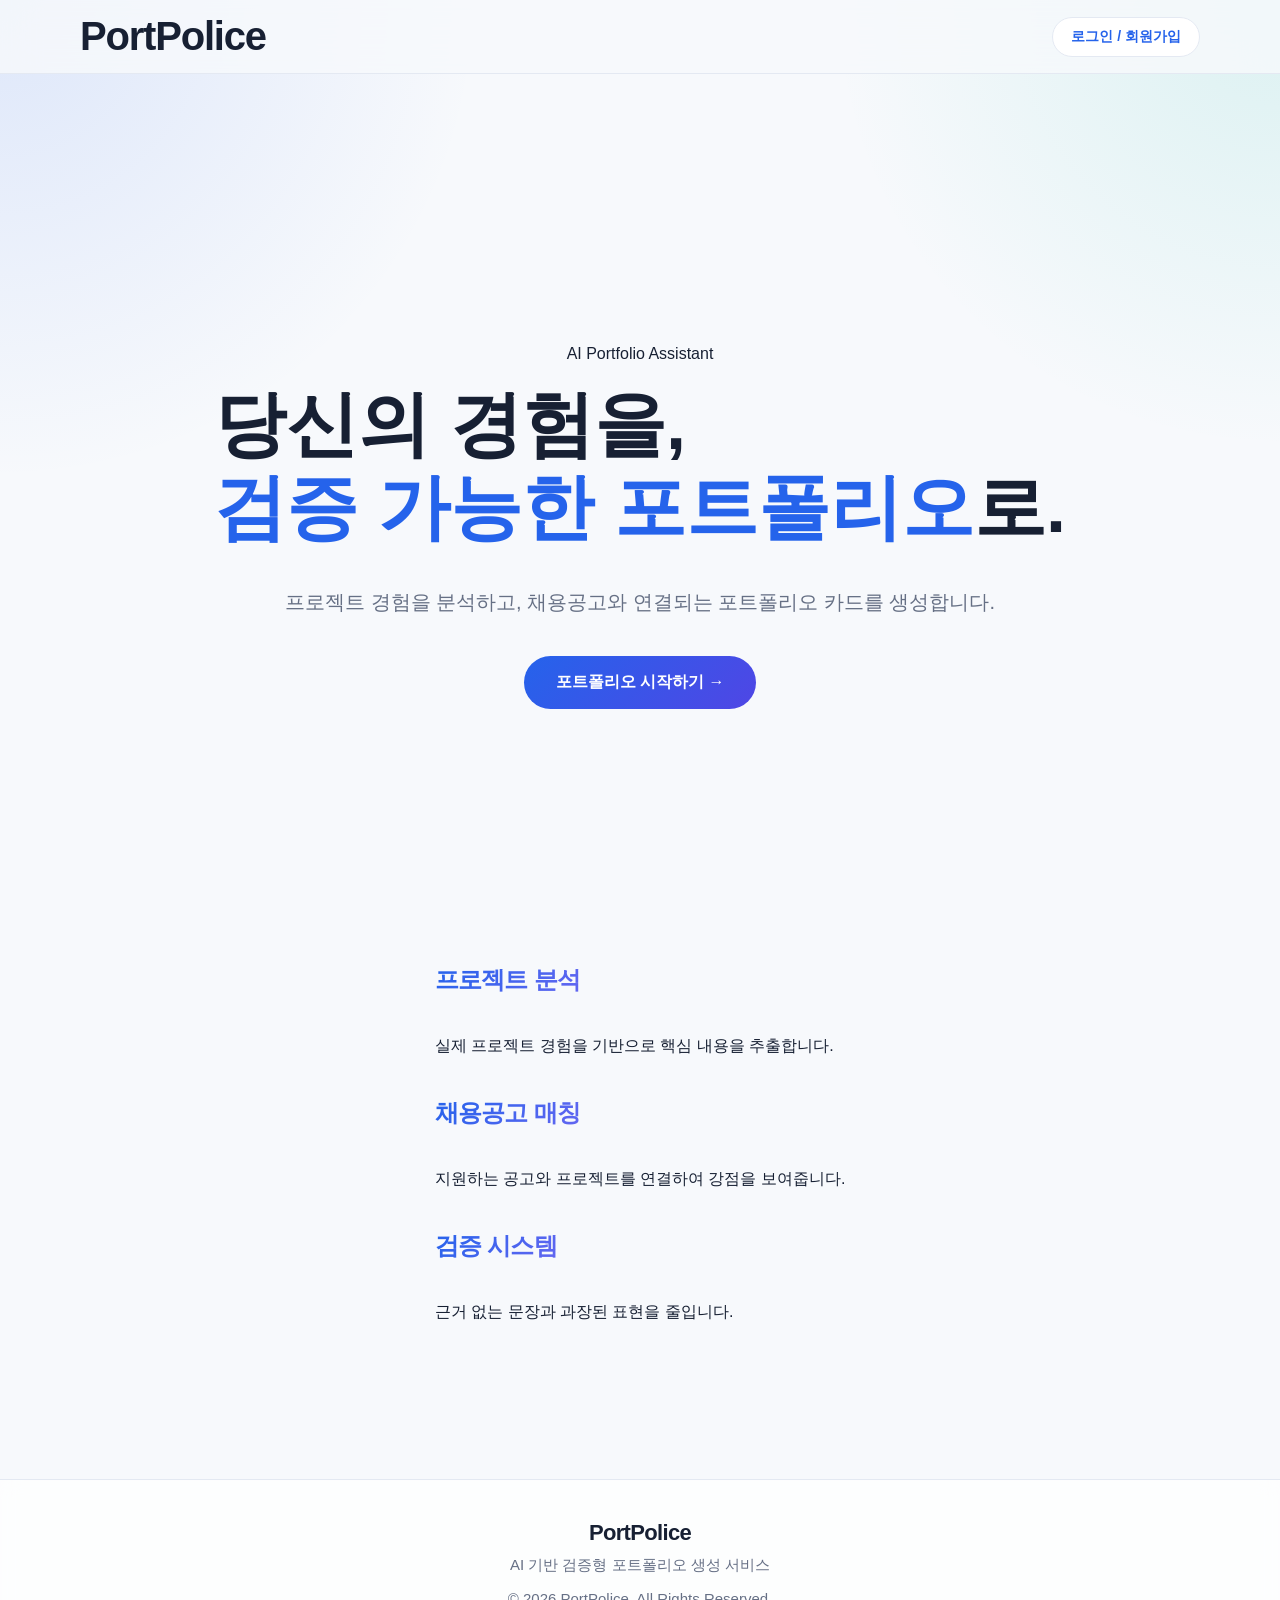
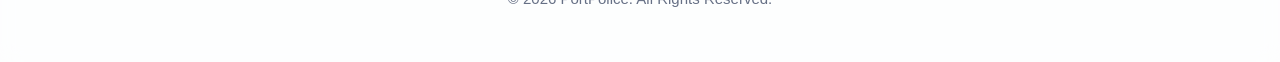
<file: index.html>
<!DOCTYPE html>
<html lang="ko">

<head>
  <meta charset="UTF-8" />
  <meta name="viewport" content="width=device-width, initial-scale=1.0" />
  <title>PortPolice</title>
  <link rel="stylesheet" href="style.css">
</head>

<body>

  <header>
    <div class="logo">
      <h1>
        <a href="index.html">PortPolice</a>
      </h1>
    </div>

    <div class="auth">
      <a href="login.html" class="login-btn">로그인 / 회원가입</a>
    </div>
  </header>

  <main class="container">

    <section class="hero">

      <span class="hero-badge">
        AI Portfolio Assistant
      </span>

      <h1>
        당신의 경험을,<br>
        <span>검증 가능한 포트폴리오</span>로.
      </h1>

      <p>
        프로젝트 경험을 분석하고,
        채용공고와 연결되는 포트폴리오 카드를 생성합니다.
      </p>

      <a href="login.html" class="hero-button">
        포트폴리오 시작하기 →
      </a>

    </section>

    <section class="feature">

      <div class="feature-card">
        <h3> 프로젝트 분석</h3>
        <p>실제 프로젝트 경험을 기반으로 핵심 내용을 추출합니다.</p>
      </div>

      <div class="feature-card">
        <h3> 채용공고 매칭</h3>
        <p>지원하는 공고와 프로젝트를 연결하여 강점을 보여줍니다.</p>
      </div>

      <div class="feature-card">
        <h3> 검증 시스템</h3>
        <p>근거 없는 문장과 과장된 표현을 줄입니다.</p>
      </div>

    </section>

  </main>

  <footer>

    <div class="footer-content">

      <h3>PortPolice</h3>

      <p>
        AI 기반 검증형 포트폴리오 생성 서비스
      </p>

      <p class="copyright">
        © 2026 PortPolice. All Rights Reserved.
      </p>

    </div>

  </footer>
  <script src="script.js"></script>
</body>

</html>
</file>
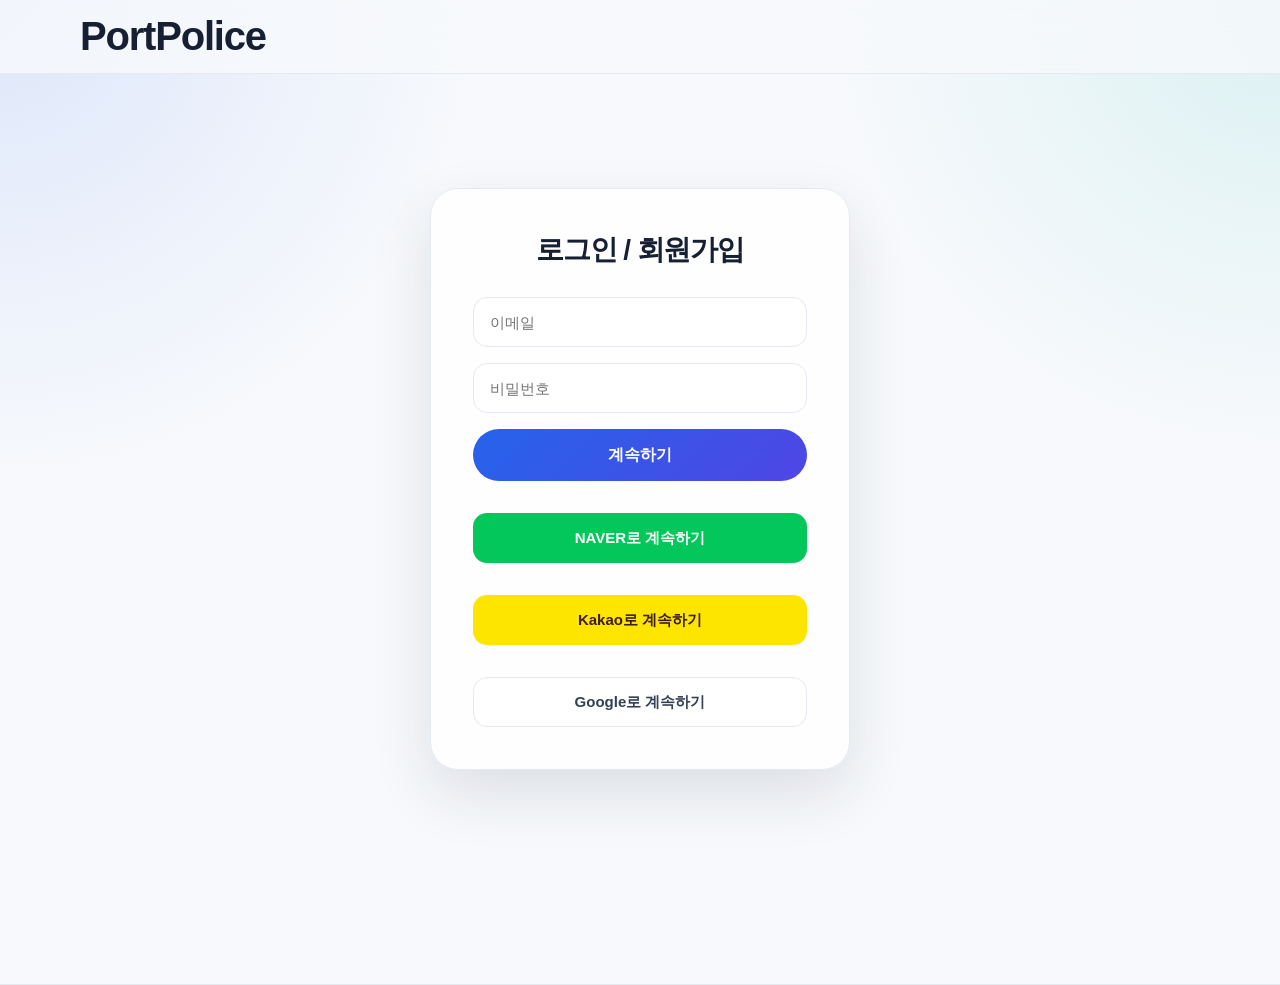
<file: login.html>
<!DOCTYPE html>
<html lang="ko">
<style>
    main.login-wrapper {
        min-height: calc(100vh - 90px);

        display: flex;
        justify-content: center;
        align-items: center;
    }
</style>

<head>
    <meta charset="UTF-8">
    <meta name="viewport" content="width=device-width, initial-scale=1.0">
    <title>PortPolice | 로그인</title>

    <link rel="stylesheet" href="style.css">
</head>

<body>

    <header>
        <div class="logo">
            <a href="index.html">PortPolice</a>
        </div>
    </header>

    <main class="login-wrapper">

        <div class="login-container">

            <h2>로그인 / 회원가입</h2>

            <input type="email" placeholder="이메일">

            <input type="password" placeholder="비밀번호">

            <button class="login-btn-main" id="continueBtn">
                계속하기
            </button>
            <div></div>

            <button class="naver-btn">NAVER로 계속하기</button>
            <div></div>
            <button class="kakao-btn">Kakao로 계속하기</button>
            <div></div>
            <button class="google-btn">Google로 계속하기</button>

        </div>

    </main>
    <footer>

    </footer>
    <script src="login.js"></script>
</body>

</html>
</file>
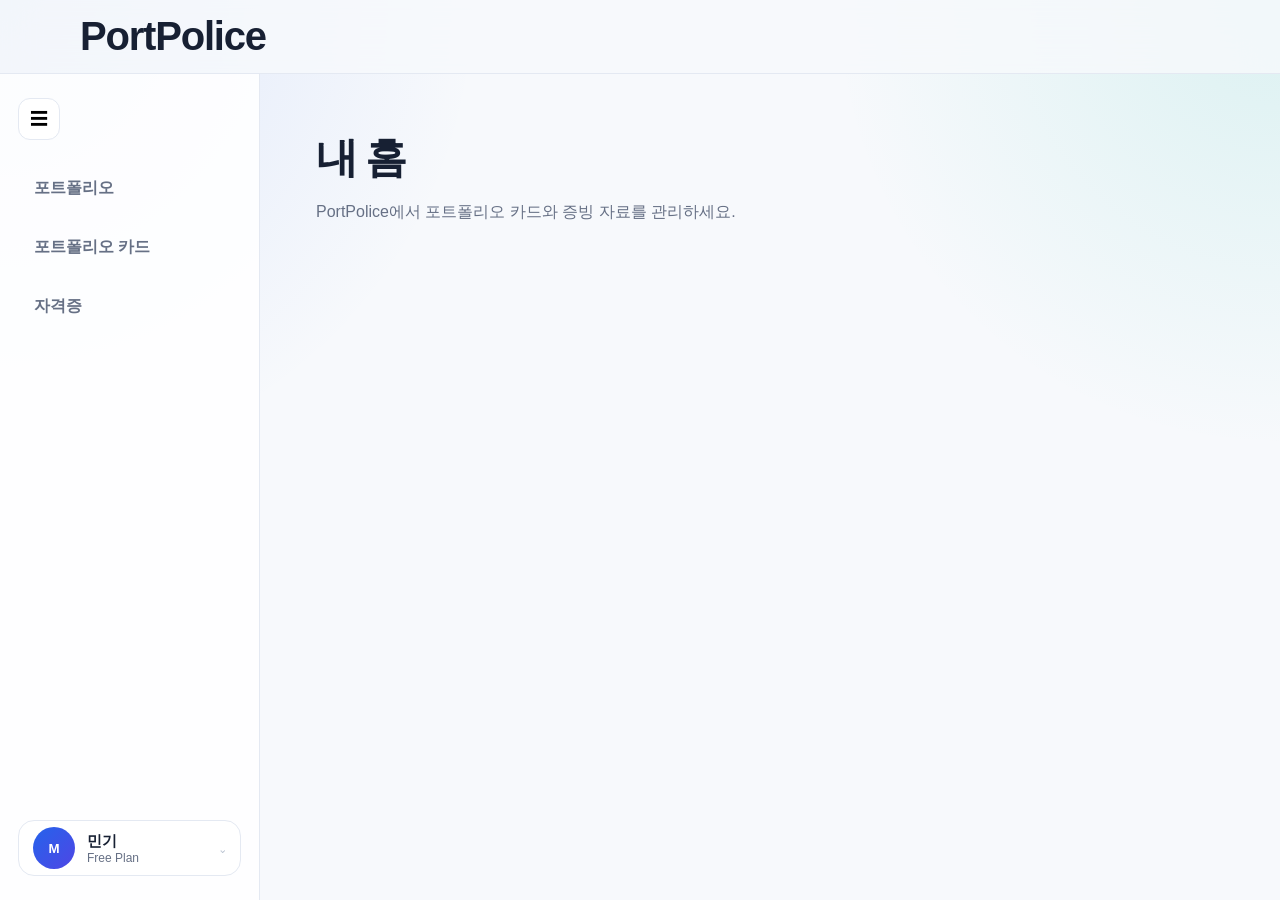
<file: myhome.html>
<!DOCTYPE html>
<html lang="ko">
<style>
    main.login-wrapper {
        min-height: calc(100vh - 90px);

        display: flex;
        justify-content: center;
        align-items: center;
    }
</style>

<head>
    <meta charset="UTF-8">
    <meta name="viewport" content="width=device-width, initial-scale=1.0">
    <title>PortPolice | 로그인</title>

    <link rel="stylesheet" href="style.css">
</head>

<body>

    <header>
        <div class="logo">
            <a href="myhome.html">PortPolice</a>
        </div>
    </header>

    <main class="home-layout">

        <aside class="sidebar" id="sidebar">
            <button class="sidebar-toggle" id="sidebarToggle" type="button">☰</button>

            <nav class="side-menu">
                <a href="#" data-section="portfolioSection"><span>포트폴리오</span></a>
                <a href="#" data-section="portfolioCardSection"><span>포트폴리오 카드</span></a>
                <a href="#" data-section="certificateSection"><span>자격증</span></a>
            </nav>

            <div class="account-box">

                <button class="account-btn" id="accountBtn" type="button">

                    <div class="account-avatar">
                        M
                    </div>

                    <div class="account-info">
                        <span class="account-name">민기</span>
                        <span class="account-plan">Free Plan</span>
                    </div>

                    <span class="account-arrow">⌄</span>

                </button>

                <div class="account-menu" id="accountMenu">
                    <a href="#">👤 내 정보</a>
                    <a href="#">⚙ 설정</a>
                    <a href="#">💳 플랜 관리</a>
                    <hr>
                    <a href="index.html">🚪 로그아웃</a>
                </div>

            </div>
        </aside>

        <section class="home-content">
            <section id="dashboardSection" class="home-section">
                <h1>내 홈</h1>
                <p>PortPolice에서 포트폴리오 카드와 증빙 자료를 관리하세요.</p>
            </section>

            <section id="portfolioCardSection" class="home-section" hidden>
                <div class="empty-state">
                    <h1>포트폴리오 카드</h1>
                    <h2>아직 생성된 포트폴리오 카드가 없습니다.</h2>
                    <p>AI 대화 내보내기 파일을 업로드하거나 프로젝트를 직접 입력하면 카드가 생성됩니다.</p>
                    <a  href="onboarding.html" class="hero-button"> 새 카드 만들기</a>
                </div>
            </section>

            <section id="portfolioSection" class="home-section" hidden>
                <h1>포트폴리오</h1>
                <p>완성된 포트폴리오를 확인하고 관리합니다.</p>
                <h2>아직 생성된 포트폴리오가 없습니다.</h2>
                <a href="onboarding.html" class="hero-button">새 포트폴리오 만들기</a>
            </section>

            <section id="certificateSection" class="home-section" hidden>
                <h1>자격증</h1>
                <p>자격증과 증빙 자료를 관리합니다.</p>
            </section>

            <section id="profileSection" class="home-section" hidden>
                <h1>내 정보</h1>
                <p>직무, 경력, 지역 등 기본 정보를 수정합니다.</p>
            </section>

            <section id="settingSection" class="home-section" hidden>
                <h1>설정</h1>
                <p>계정 및 서비스 설정을 관리합니다.</p>
            </section>
        </section>

    </main>

    <script src="myhome.js"></script>
</body>

</html>
</file>
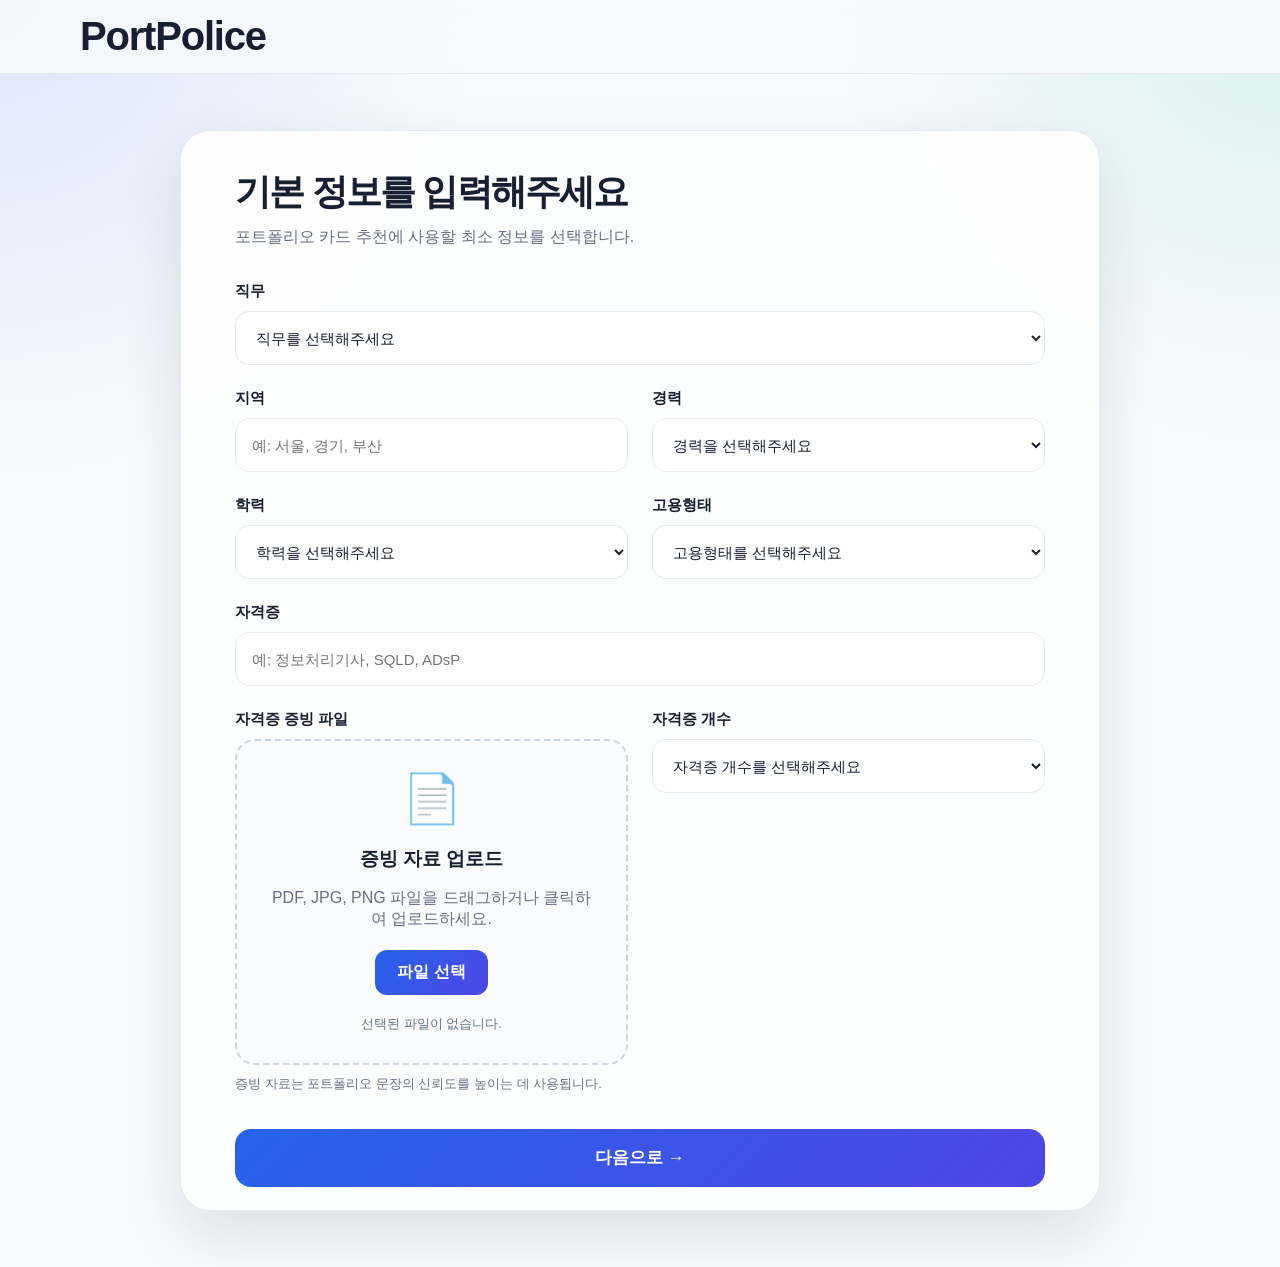
<file: onboarding.html>
<!DOCTYPE html>
<html lang="ko">

<head>
    <meta charset="UTF-8">
    <meta name="viewport" content="width=device-width, initial-scale=1.0">
    <title>PortPolice | Onboarding</title>

    <link rel="stylesheet" href="style.css">
</head>

<body>

    <header>
        <div class="logo">
            <a href="myhome.html">PortPolice</a>
        </div>
    </header>

    <main class="onboarding-main">
        <section class="onboarding-form-box">

            <div class="onboarding-title">
                <h1>기본 정보를 입력해주세요</h1>
                <p>포트폴리오 카드 추천에 사용할 최소 정보를 선택합니다.</p>
            </div>

            <form class="onboarding-form">

                <div class="form-group full">
                    <label>직무</label>
                    <select>
                        <option value="">직무를 선택해주세요</option>
                        <option value="기획·전략">기획·전략</option>
                        <option value="마케팅·홍보·조사">마케팅·홍보·조사</option>
                        <option value="회계·세무·재무">회계·세무·재무</option>
                        <option value="인사·노무·HRD">인사·노무·HRD</option>
                        <option value="총무·법무·사무">총무·법무·사무</option>
                        <option value="영업·판매·무역">영업·판매·무역</option>
                        <option value="고객상담·TM">고객상담·TM</option>
                        <option value="IT개발·데이터">IT개발·데이터</option>
                        <option value="디자인">디자인</option>
                    </select>
                </div>

                <div class="form-row">
                    <div class="form-group">
                        <label>지역</label>
                        <input type="text" placeholder="예: 서울, 경기, 부산">
                    </div>

                    <div class="form-group">
                        <label>경력</label>
                        <select>
                            <option value="">경력을 선택해주세요</option>
                            <option value="신입">신입</option>
                            <option value="인턴">인턴</option>
                            <option value="1년 미만">1년 미만</option>
                            <option value="1~3년">1~3년</option>
                            <option value="3~5년">3~5년</option>
                            <option value="5년 이상">5년 이상</option>
                        </select>
                    </div>
                </div>

                <div class="form-row">
                    <div class="form-group">
                        <label>학력</label>
                        <select>
                            <option value="">학력을 선택해주세요</option>
                            <option value="고등학교 졸업">고등학교 졸업</option>
                            <option value="전문대 재학">전문대 재학</option>
                            <option value="전문대 졸업">전문대 졸업</option>
                            <option value="대학교 재학">대학교 재학</option>
                            <option value="대학교 졸업">대학교 졸업</option>
                            <option value="석사">석사</option>
                            <option value="박사">박사</option>
                        </select>
                    </div>

                    <div class="form-group">
                        <label>고용형태</label>
                        <select>
                            <option value="">고용형태를 선택해주세요</option>
                            <option value="정규직">정규직</option>
                            <option value="계약직">계약직</option>
                            <option value="인턴">인턴</option>
                            <option value="프리랜서">프리랜서</option>
                            <option value="파트타임">파트타임</option>
                        </select>
                    </div>
                </div>

                <div class="form-group full">
                    <label>자격증</label>
                    <input type="text" placeholder="예: 정보처리기사, SQLD, ADsP">
                </div>
                <div class="form-row">
                    <div class="form-group">
                        <label>자격증 증빙 파일</label>
                        <div class="upload-box" id="certificateUpload">

                            <input type="file" id="certificateFile" accept=".pdf,.jpg,.jpeg,.png" hidden multiple>

                            <div class="upload-content">

                                <div class="upload-icon">
                                    📄
                                </div>

                                <h3>증빙 자료 업로드</h3>

                                <p>
                                    PDF, JPG, PNG 파일을 드래그하거나
                                    클릭하여 업로드하세요.
                                </p>

                                <span class="upload-button">
                                    파일 선택
                                </span>

                                <small id="fileName">
                                    선택된 파일이 없습니다.
                                </small>

                            </div>

                        </div>
                    </div>

                    <div class="form-group">
                        <label>자격증 개수</label>
                        <select id="certificateCount">
                            <option value="">자격증 개수를 선택해주세요</option>
                            <option value="0">없음</option>
                            <option value="1">1개</option>
                            <option value="2">2개</option>
                            <option value="3">3개</option>
                            <option value="4">4개</option>
                            <option value="5">5개</option>
                            <option value="6">6개</option>
                            <option value="7">7개</option>
                            <option value="8">8개</option>
                            <option value="9">9개</option>
                            <option value="10">10개 이상</option>
                        </select>
                    </div>
                </div>
                <p class="form-help">
                    증빙 자료는 포트폴리오 문장의 신뢰도를 높이는 데 사용됩니다.
                </p>

                <button type="button" class="next-btn" id="onboardingNextBtn">
                    다음으로 →
                </button>
            </form>
        </section>
    </main>
    <div class="warning-modal" id="warningModal" hidden>
        <div class="warning-card">
            <h3>아직 입력하지 않은 항목이 있습니다</h3>
            <p id="warningText"></p>
            <button type="button" id="warningCloseBtn">확인</button>
        </div>
    </div>
    <script src="onboarding.js"></script>
</body>

</html>
</file>
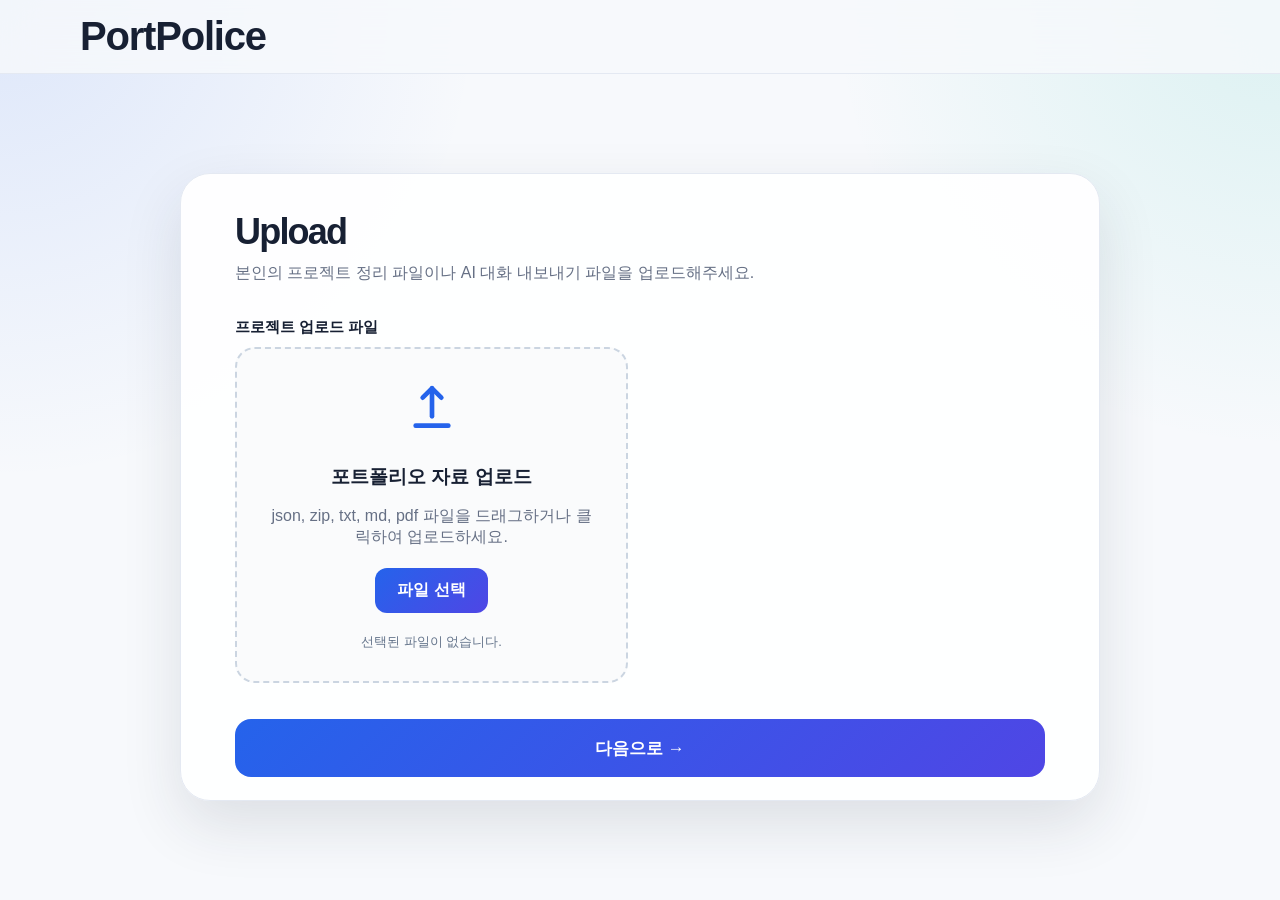
<file: project-upload.html>
<!DOCTYPE html>
<html lang="ko">

<head>
  <meta charset="UTF-8">
  <meta name="viewport" content="width=device-width, initial-scale=1.0">
  <title>PortPolice | project-upload</title>

  <link rel="stylesheet" href="style.css">
</head>

<body>

  <header>
    <div class="logo">
      <a href="myhome.html">PortPolice</a>
    </div>
  </header>

  <main class="onboarding-main">
    <section class="onboarding-form-box">
      <div class="onboarding-title">
        <h1>Upload</h1>
        <p>본인의 프로젝트 정리 파일이나 AI 대화 내보내기 파일을 업로드해주세요.</p>
      </div>

      <form class="onboarding-form">
        <div class="form-row">
          <div class="form-group">
            <label>프로젝트 업로드 파일</label>
            <div class="upload-box" id="portfolioUpload">
              <input type="file" id="portfolioFile" accept=".json,.zip,.txt,.md,.pdf" hidden multiple>
              <div class="upload-content">

                <div class="upload-icon">
                  <svg width="56" height="56" viewBox="0 0 24 24" fill="none">
                    <path d="M12 16V4" stroke="#2563EB" stroke-width="2" stroke-linecap="round" />
                    <path d="M8 8L12 4L16 8" stroke="#2563EB" stroke-width="2" stroke-linecap="round"
                      stroke-linejoin="round" />
                    <path d="M5 20H19" stroke="#2563EB" stroke-width="2" stroke-linecap="round" />
                  </svg>
                </div>

                <h3>포트폴리오 자료 업로드</h3>

                <p>
                  json, zip, txt, md, pdf 파일을 드래그하거나
                  클릭하여 업로드하세요.
                </p>

                <span class="upload-button">
                  파일 선택
                </span>

                <small id="fileName">
                  선택된 파일이 없습니다.
                </small>
              </div>
            </div>
          </div>
        </div>

        <button type="button" class="next-btn" id="project-uploadNextBtn">
          다음으로 →
        </button>
      </form>
    </section>
  </main>
  <div class="warning-modal" id="warningModal" hidden>
    <div class="warning-card">
      <h3>파일을 업로드해주세요.</h3>
      <p id="warningText"></p>
      <button type="button" id="warningCloseBtn">확인</button>
    </div>
  </div>
  <script src="project-upload.js"></script>
</body>

</html>
</file>
<file: style.css>
/* 기본 설정 */
:root {
  --bg: #f7f9fc;
  --surface: #ffffff;
  --text: #172033;
  --muted: #667085;
  --line: #e4e9f2;
  --primary: #2563eb;
  --primary-dark: #1d4ed8;
  --accent: #14b8a6;
  --shadow: 0 24px 60px rgba(31, 41, 55, 0.12);
}

* {
  box-sizing: border-box;
}

body {
  margin: 0;
  font-family: -apple-system, BlinkMacSystemFont, "Segoe UI", "Noto Sans KR", Arial, sans-serif;
  background:
    radial-gradient(circle at top left, rgba(37, 99, 235, 0.12), transparent 30rem),
    radial-gradient(circle at top right, rgba(20, 184, 166, 0.12), transparent 28rem),
    var(--bg);
  color: var(--text);
}

/* Header */

header {
  height: 74px;
  padding: 0 80px;
  display: flex;
  align-items: center;
  justify-content: space-between;

  background: rgba(247, 249, 252, 0.82);
  backdrop-filter: blur(18px);
  border-bottom: 1px solid var(--line);

  position: sticky;
  top: 0;
  z-index: 20;
}

/* 로고 */
.logo a {
  text-decoration: none;
  font-size: 40px;
  font-weight: 900;
  color: var(--text);
  letter-spacing: -0.03em;
}

.logo a::first-letter {
  color: var(--primary);
}

.logo a:hover {
  color: #1D4ED8;
}

/* 로그인 버튼 */

.auth {
  display: flex;
  gap: 12px;
}

.auth a {
  text-decoration: none;
  padding: 10px 18px;
  border-radius: 999px;
  font-size: 14px;
  font-weight: 800;
}

/* 로그인 */

.login-btn {
  color: var(--primary);
  background: white;
  border: 1px solid var(--line);
}

.login-btn:hover {
  background: #EFF6FF;
}

/* 로그인 화면 */
.login-wrapper {
  min-height: calc(100vh - 74px);
  display: flex;
  align-items: center;
  justify-content: center;
  padding: 40px 20px;
}

.login-container {
  width: 420px;
  padding: 42px;
  border-radius: 28px;

  background: rgba(255, 255, 255, 0.92);
  border: 1px solid var(--line);
  box-shadow: var(--shadow);

  display: flex;
  flex-direction: column;
  gap: 16px;
}

.login-container h2 {
  margin: 0 0 12px;
  text-align: center;
  font-size: 28px;
  letter-spacing: -0.04em;
}

.login-container input {
  height: 50px;
  padding: 0 16px;
  border: 1px solid var(--line);
  border-radius: 14px;
  font-size: 15px;
  outline: none;
}

.login-container input:focus {
  border-color: var(--primary);
}

.login-btn-main {
  height: 52px;
  border: none;
  border-radius: 999px;
  color: white;
  background: linear-gradient(135deg, var(--primary), #4f46e5);
  font-size: 16px;
  font-weight: 900;
  cursor: pointer;
}

.divider {
  display: flex;
  align-items: center;
  gap: 12px;
  color: var(--muted);
  font-size: 14px;
  font-weight: 700;
}

.divider::before,
.divider::after {
  content: "";
  flex: 1;
  height: 1px;
  background: var(--line);
}

.naver-btn,
.kakao-btn,
.google-btn {
  height: 50px;
  border-radius: 14px;
  font-size: 15px;
  font-weight: 900;
  cursor: pointer;
}

.naver-btn {
  border: none;
  background: #03c75a;
  color: white;
}

.kakao-btn {
  border: none;
  background: #fee500;
  color: #3c1e1e;
}

.google-btn {
  border: 1px solid var(--line);
  background: white;
  color: #344054;
}

@media (max-width: 720px) {
  header {
    padding: 0 24px;
  }

  .login-container {
    width: 100%;
    max-width: 420px;
    padding: 32px 24px;
  }
}

/* 메인 화면 메인 */
main.container {
  min-height: calc(100vh - 74px);
  /* 헤더 높이 제외 */

  display: flex;
  flex-direction: column;
  justify-content: center;
  align-items: center;

  padding: 40px 20px;
}

.hero {
  min-height: calc(100vh - 74px);

  display: flex;
  flex-direction: column;
  justify-content: center;
  align-items: center;
}

.hero h1 {
  font-size: clamp(48px, 6vw, 72px);
  line-height: 1.15;
  margin: 20px 0;
}

.hero h1 span {
  color: var(--primary);
}

.hero p {
  font-size: 20px;
  color: var(--muted);
  margin-bottom: 40px;
}

.hero-button {
  display: inline-block;

  padding: 16px 32px;

  border-radius: 999px;

  background: linear-gradient(135deg, var(--primary), #4f46e5);

  color: white;
  text-decoration: none;
  font-weight: 800;

  transition: .2s;
}

.hero-button:hover {
  transform: translateY(-2px);
}

/* feature 그라데이션 효과 */
.feature-card h3 {
  display: inline-block;
  /* 글자 길이만큼만 그라데이션 */

  font-size: 24px;
  font-weight: 900;
  letter-spacing: -0.03em;

  background: linear-gradient(135deg,
      #2563EB,
      #6366F1,
      #14B8A6);

  background-size: 200% 200%;

  -webkit-background-clip: text;
  background-clip: text;

  -webkit-text-fill-color: transparent;
  color: transparent;
}

/* Footer */

footer {
  margin-top: 100px;

  border-top: 1px solid var(--line);

  background: rgba(255, 255, 255, .75);

  backdrop-filter: blur(10px);
}

.footer-content {

  width: min(1140px, calc(100% - 40px));

  margin: 0 auto;

  padding: 40px 0;

  text-align: center;
}

.footer-content h3 {

  margin: 0;

  font-size: 22px;

  font-weight: 900;

  letter-spacing: -0.03em;

  color: var(--text);
}

.footer-content p {

  margin-top: 10px;

  color: var(--muted);

  font-size: 15px;
}

.copyright {

  margin-top: 24px;

  font-size: 13px;

  color: #98A2B3;
}

/* 온보딩 메뉴 */
.onboarding-main {
  min-height: calc(100vh - 74px);
  display: flex;
  justify-content: center;
  align-items: center;
  padding: 56px 20px;
}

.onboarding-form-box {
  width: min(920px, 100%);
  padding: 23px 54px;
  border-radius: 30px;
  background: rgba(255, 255, 255, 0.94);
  border: 1px solid var(--line);
  box-shadow: var(--shadow);
}

.onboarding-title {
  margin-bottom: 34px;
}

.onboarding-title h1 {
  margin: 14px 0 10px;
  font-size: 36px;
  letter-spacing: -0.05em;
}

.onboarding-title p {
  margin: 0;
  color: var(--muted);
  font-size: 16px;
}

.onboarding-form {
  display: flex;
  flex-direction: column;
  gap: 24px;
}

.form-row {
  display: grid;
  grid-template-columns: 1fr 1fr;
  gap: 24px;
}

.form-group label {
  display: block;
  margin-bottom: 10px;
  font-size: 15px;
  font-weight: 900;
  color: var(--text);
}

.form-group input,
.form-group select {
  width: 100%;
  height: 54px;
  padding: 0 16px;
  border: 1px solid var(--line);
  border-radius: 14px;
  background: #fff;
  color: var(--text);
  font-size: 15px;
  outline: none;
}

.form-group input:focus,
.form-group select:focus {
  border-color: var(--primary);
  box-shadow: 0 0 0 4px rgba(37, 99, 235, 0.12);
}

.next-btn {
  width: 100%;
  height: 58px;
  margin-top: 12px;
  border: none;
  border-radius: 16px;
  background: linear-gradient(135deg, var(--primary), #4f46e5);
  color: white;
  font-size: 17px;
  font-weight: 900;
  cursor: pointer;
}

@media (max-width: 720px) {
  .onboarding-form-box {
    padding: 32px 24px;
  }

  .form-row {
    grid-template-columns: 1fr;
  }
}

input[type="file"] {
  width: 100%;

  padding: 12px;

  border: 1px solid var(--line);

  border-radius: 14px;

  background: white;

  font-size: 14px;

  color: var(--muted);
}

.form-help {
  margin: -14px 0 0;
  color: var(--muted);
  font-size: 13px;
}

.upload-box {

  width: 100%;

  min-height: 220px;

  border: 2px dashed #CBD5E1;

  border-radius: 20px;

  background: #FAFBFC;

  display: flex;

  justify-content: center;

  align-items: center;

  cursor: pointer;

  transition: .25s;
}

.upload-box:hover {

  border-color: var(--primary);

  background: #F3F8FF;
}

.upload-box.dragover {

  border-color: var(--primary);

  background: #EAF2FF;
}

.upload-content {

  text-align: center;

  padding: 30px;
}

.upload-icon {

  font-size: 48px;

  margin-bottom: 15px;
}

.upload-content h3 {

  margin-bottom: 10px;

  color: var(--text);
}

.upload-content p {

  color: var(--muted);

  margin-bottom: 20px;
}

.upload-button {

  display: inline-block;

  padding: 12px 22px;

  border-radius: 12px;

  background: linear-gradient(135deg,
      var(--primary),
      #4F46E5);

  color: white;

  font-weight: 800;
}

#fileName {
  display: flex;
  flex-direction: column;
  gap: 6px;
  margin-top: 20px;
  color: #64748B;
  font-size: 13px;
}

#fileName span {
  padding: 8px 10px;
  border-radius: 10px;
  background: #F1F5F9;
}

/* myhome.html */
.home-layout {
  min-height: calc(100vh - 74px);
  display: flex;
}

/* 사이드바 */
.sidebar {
  width: 260px;
  min-height: calc(100vh - 74px);
  padding: 24px 18px;
  background: rgba(255, 255, 255, 0.9);
  border-right: 1px solid var(--line);
  transition: width 0.25s ease;

  display: flex;
  flex-direction: column;
}

.sidebar.collapsed {
  width: 78px;
}

.sidebar-toggle {
  width: 42px;
  height: 42px;
  border: 1px solid var(--line);
  border-radius: 12px;
  background: white;
  cursor: pointer;
  font-size: 18px;
  margin-bottom: 24px;
}

.side-menu {
  display: flex;
  flex-direction: column;
  gap: 10px;
}

.side-menu a {
  padding: 14px 16px;
  border-radius: 14px;
  color: var(--muted);
  font-weight: 800;
  text-decoration: none;
  white-space: nowrap;
}

.side-menu a:hover,
.side-menu a.active {
  color: white;
  background: linear-gradient(135deg, var(--primary), #4f46e5);
}

.sidebar.collapsed .side-menu a {
  font-size: 0;
  padding: 14px;
}

.sidebar.collapsed .side-menu a span,
.sidebar.collapsed .account-name {
  display: none;
}

.sidebar.collapsed .account-btn {
  justify-content: center;
  padding: 0;
  width: 56px;
  margin: 0 auto;
}

.sidebar.collapsed .side-menu a::first-letter {
  font-size: 16px;
}

.home-content {
  flex: 1;
  padding: 56px;
}

.home-content h1 {
  margin: 0 0 10px;
  font-size: 42px;
  letter-spacing: -0.05em;
}

.home-content p {
  color: var(--muted);
}

.home-card-grid {
  margin-top: 36px;
  display: grid;
  grid-template-columns: repeat(3, 1fr);
  gap: 22px;
}

.home-card {
  padding: 28px;
  border-radius: 24px;
  background: white;
  border: 1px solid var(--line);
  box-shadow: 0 16px 42px rgba(31, 41, 55, 0.08);
}

.home-card h3 {
  margin: 0 0 10px;
}

/* 계정 메뉴 */
.account-box {
  position: relative;
  margin-top: auto;
}

.account-btn {
  width: 100%;
  height: 56px;
  border: 1px solid var(--line);
  border-radius: 16px;
  background: white;
  display: flex;
  align-items: center;
  gap: 12px;
  padding: 0 14px;
  cursor: pointer;
  transition: .25s;
}

.account-btn:hover{
    background:#F8FAFC;
}

.account-avatar{

    width:42px;

    height:42px;

    border-radius:50%;

    background:linear-gradient(
        135deg,
        var(--primary),
        #4F46E5
    );

    color:white;

    display:flex;

    justify-content:center;

    align-items:center;

    font-weight:800;

    flex-shrink:0;
}

/* 계정 메뉴 */
.account-menu {
  display: none;
  position: absolute;
  left: 0;
  bottom: 78px;

  width: 100%;
  background: white;
  border-radius: 18px;
  box-shadow: 0 12px 35px rgba(0,0,0,.12);
  overflow: hidden;
  z-index: 50;
}

.account-menu.open {
  display: block;
}

.account-menu a {
  display: block;
  padding: 12px;
  border-radius: 12px;
  text-decoration: none;
  color: var(--text);
  font-weight: 800;
}

.account-menu a:hover {
  background: #f1f5f9;
}

.account-menu hr{
    border:none;
    border-top:1px solid #E2E8F0;
}

.account-info{

    display:flex;

    flex-direction:column;

    text-align:left;

    flex:1;
}

.account-name{

    font-size:15px;

    font-weight:800;

    color:var(--text);
}

.account-plan{

    font-size:12px;

    color:var(--muted);
}

.account-arrow{

    color:#94A3B8;
}

.sidebar.collapsed .account-info,
.sidebar.collapsed .account-arrow{

    display:none;
}

.sidebar.collapsed .account-btn{

    width:58px;

    height:58px;

    padding:0;

    margin:auto;

    justify-content:center;
}

/* 사이드바 접힌 상태에서는 오른쪽으로 크게 표시 */
.sidebar.collapsed .account-menu {
  left: 70px;
  bottom: 0;

  width: 240px;
  border: 1px solid var(--line);
}

/* 온보딩 경고 창 */
.warning-modal {
  position: fixed;
  inset: 0;
  background: rgba(15, 23, 42, 0.45);
  display: flex;
  justify-content: center;
  align-items: center;
  z-index: 9999;
}

.warning-modal[hidden] {
  display: none;
}

.warning-card {
  width: min(420px, calc(100% - 40px));
  padding: 32px;
  border-radius: 24px;
  background: white;
  box-shadow: var(--shadow);
  text-align: center;
}

.warning-card h3 {
  margin: 0 0 12px;
  font-size: 22px;
}

.warning-card p {
  color: var(--muted);
  line-height: 1.7;
}

.warning-card button {
  width: 100%;
  height: 48px;
  margin-top: 20px;
  border: none;
  border-radius: 14px;
  background: linear-gradient(135deg, var(--primary), #4f46e5);
  color: white;
  font-weight: 900;
  cursor: pointer;
}
</file>
